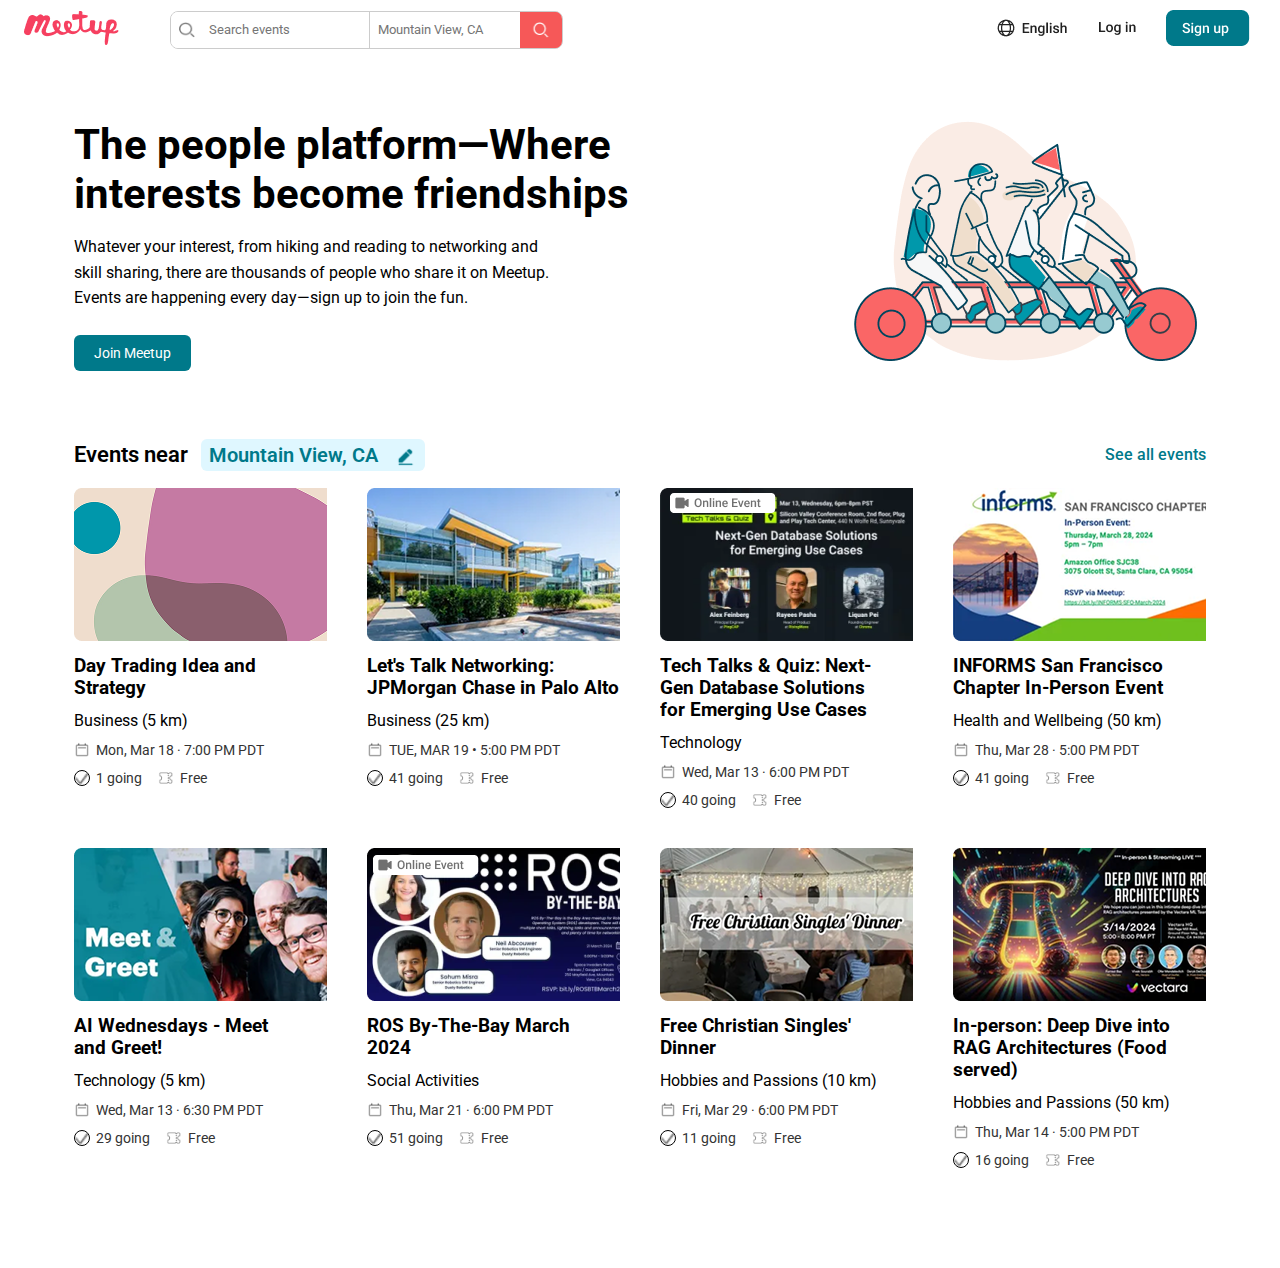
<file: index.html>
<!DOCTYPE html>
<html lang="de">

    <head>
        <meta charset="utf-8">
        <meta name="viewport" content="width=device-width, initial-scale=1.0">
    <title>Meetup</title>
        <link rel="stylesheet" type="text/css" href="styles/style.css">
        <link href="https://fonts.googleapis.com/css2?family=Roboto&display=swap" rel="stylesheet">
    </head>

    <body>
        <header>
            <a href="index.html">
            <img src="img/Link - Meetup logo.png" alt="Meetup">
            </a>

             <div class="searchDiv">
                <div class="search-box">
                    <div class="input-with-icon">
                        <img src="img/Vector(5).png" alt="Suche" class="icon" />
                        <input type="search" placeholder="Search events" />
                    </div>
                        <input type="text" placeholder="Mountain View, CA" class="location-input" />
                        <button class="search-button">
                        <img src="img/Button - Search events(1).png" alt="Suchen" />
                        </button>
                </div>
            </div>
           
           <ul>
            <li><a href="#"><img src="img/Button.png" alt="Button"></a></li>
            <li><a href="#"><img src="img/Link → Log in.png" alt="Login"></a></li>
            <li><a href="#"><img src="img/Link.png" alt="Link"></a></li>
        </ul>
        </header>

        <main>
            <div class="joinMeetUp">
                <div class="textDiv">
                <h1>The people platform—Where interests become friendships</h1>
                <p>Whatever your interest, from hiking and reading to networking and skill sharing, 
                    there are thousands of people who share it on Meetup. 
                    Events are happening every day—sign up to join the fun.</p> 
                <button type="onclick">Join Meetup</button>
                </div>

                <div class="imgDiv">
                    <img src="img/irl_event.svg fill.png" alt="img">
                </div>
            </div>

        </main>


        <section class="event-grid-wrapper">
            <div class="event-header">
            <h2>Events near <span class="location">Mountain View, CA <img class="pen" src="img/Link → SVG.png"></span></h2>
            <a href="#" class="see-all">See all events</a>
            </div>

            <div class="event-grid">

                <div class="event">
                    <img src="img/Link(1).png" alt="Event 1" />
                <div class="event-content">
                    <h3>Day Trading Idea and <br> Strategy</h3>
                    <p class="category">Business (5 km)</p>

                <div class="info-row">
                    <img src="img/SVG(3).png" alt="Date" />
                    <span>Mon, Mar 18 · 7:00 PM PDT</span>
                </div>

                <div class="info-row">
                    <img class="vectorBorder" src="img/Vector(6).png" alt="Going" />
                    <span>1 going</span>
                    <img src="img/SVG(4).png" alt="Ticket" />
                    <span>Free</span>
                </div>
                </div>
                </div>


            <div class="event">
                    <img src="img/Link(2).png" alt="Event 2" />
                <div class="event-content">
                    <h3>Let's Talk Networking:<br>JPMorgan Chase in Palo Alto</h3>
                    <p class="category">Business (25 km)</p>

                <div class="info-row">
                    <img src="img/SVG(3).png" alt="Date" />
                    <span>TUE, MAR 19 • 5:00 PM PDT</span>
                </div>

                <div class="info-row">
                    <img class="vectorBorder" src="img/Vector(6).png" alt="Going" />
                    <span>41 going</span>
                    <img src="img/SVG(4).png" alt="Ticket" />
                    <span>Free</span>
                </div>
                </div>
                </div>


            <div class="event">
                    <img src="img/event_519446442.webp.png" alt="Event 3" />
                <div class="event-content">
                    <h3>Tech Talks & Quiz: Next-<br>Gen Database Solutions <br>for Emerging Use Cases</h3>
                    <p class="category">Technology</p>

                <div class="info-row">
                    <img src="img/SVG(3).png" alt="Date" />
                    <span>Wed, Mar 13 · 6:00 PM PDT</span>
                </div>

                <div class="info-row">
                    <img class="vectorBorder" src="img/Vector(6).png" alt="Going" />
                    <span>40 going</span>
                    <img src="img/SVG(4).png" alt="Ticket" />
                    <span>Free</span>
                </div>
                </div>
                </div>


            <div class="event">
                    <img src="img/event_519596732.webp.png" alt="Event 4" />
                <div class="event-content">
                    <h3>INFORMS San Francisco<br>Chapter In-Person Event</h3>
                    <p class="category">Health and Wellbeing (50 km)</p>

                <div class="info-row">
                    <img src="img/SVG(3).png" alt="Date" />
                    <span>Thu, Mar 28 · 5:00 PM PDT</span>
                </div>

                <div class="info-row">
                    <img class="vectorBorder" src="img/Vector(6).png" alt="Going" />
                    <span>41 going</span>
                    <img src="img/SVG(4).png" alt="Ticket" />
                    <span>Free</span>
                </div>
                </div>
                </div>


            <div class="event">
                    <img src="img/event_518548420.webp.png" alt="Event 5" />
                <div class="event-content">
                    <h3>AI Wednesdays - Meet<br>and Greet!</h3>
                    <p class="category">Technology (5 km)</p>

                <div class="info-row">
                    <img src="img/SVG(3).png" alt="Date" />
                    <span>Wed, Mar 13 · 6:30 PM PDT</span>
                </div>

                <div class="info-row">
                    <img class="vectorBorder" src="img/Vector(6).png" alt="Going" />
                    <span>29 going</span>
                    <img src="img/SVG(4).png" alt="Ticket" />
                    <span>Free</span>
                </div>
                </div>
                </div>


            <div class="event">
                    <img src="img/Link(3).png" alt="Event 6" />
                <div class="event-content">
                    <h3>ROS By-The-Bay March<br>2024</h3>
                    <p class="category">Social Activities</p>

                <div class="info-row">
                    <img src="img/SVG(3).png" alt="Date" />
                    <span>Thu, Mar 21 · 6:00 PM PDT</span>
                </div>

                <div class="info-row">
                    <img class="vectorBorder" src="img/Vector(6).png" alt="Going" />
                    <span>51 going</span>
                    <img src="img/SVG(4).png" alt="Ticket" />
                    <span>Free</span>
                </div>
                </div>
                </div>


            <div class="event">
                    <img src="img/Link(4).png" alt="Event 7" />
                <div class="event-content">
                    <h3>Free Christian Singles'<br>Dinner</h3>
                    <p class="category">Hobbies and Passions (10 km)</p>

                <div class="info-row">
                    <img src="img/SVG(3).png" alt="Date" />
                    <span>Fri, Mar 29 · 6:00 PM PDT</span>
                </div>

                <div class="info-row">
                    <img class="vectorBorder" src="img/Vector(6).png" alt="Going" />
                    <span>11 going</span>
                    <img src="img/SVG(4).png" alt="Ticket" />
                    <span>Free</span>
                </div>
                </div>
                </div>


            <div class="event">
                    <img src="img/event_519614558.webp.png" alt="Event 8" />
                <div class="event-content">
                    <h3>In-person: Deep Dive into<br>RAG Architectures (Food <br>served)</h3>
                    <p class="category">Hobbies and Passions (50 km)</p>

                <div class="info-row">
                    <img src="img/SVG(3).png" alt="Date" />
                    <span>Thu, Mar 14 · 5:00 PM PDT</span>
                </div>

                <div class="info-row">
                    <img class="vectorBorder" src="img/Vector(6).png" alt="Going" />
                    <span>16 going</span>
                    <img src="img/SVG(4).png" alt="Ticket" />
                    <span>Free</span>
                </div>
                </div>
                </div>




           


        </section>

        
        <script src="scripts/script.js"></script>
    </body>

</html>
</file>
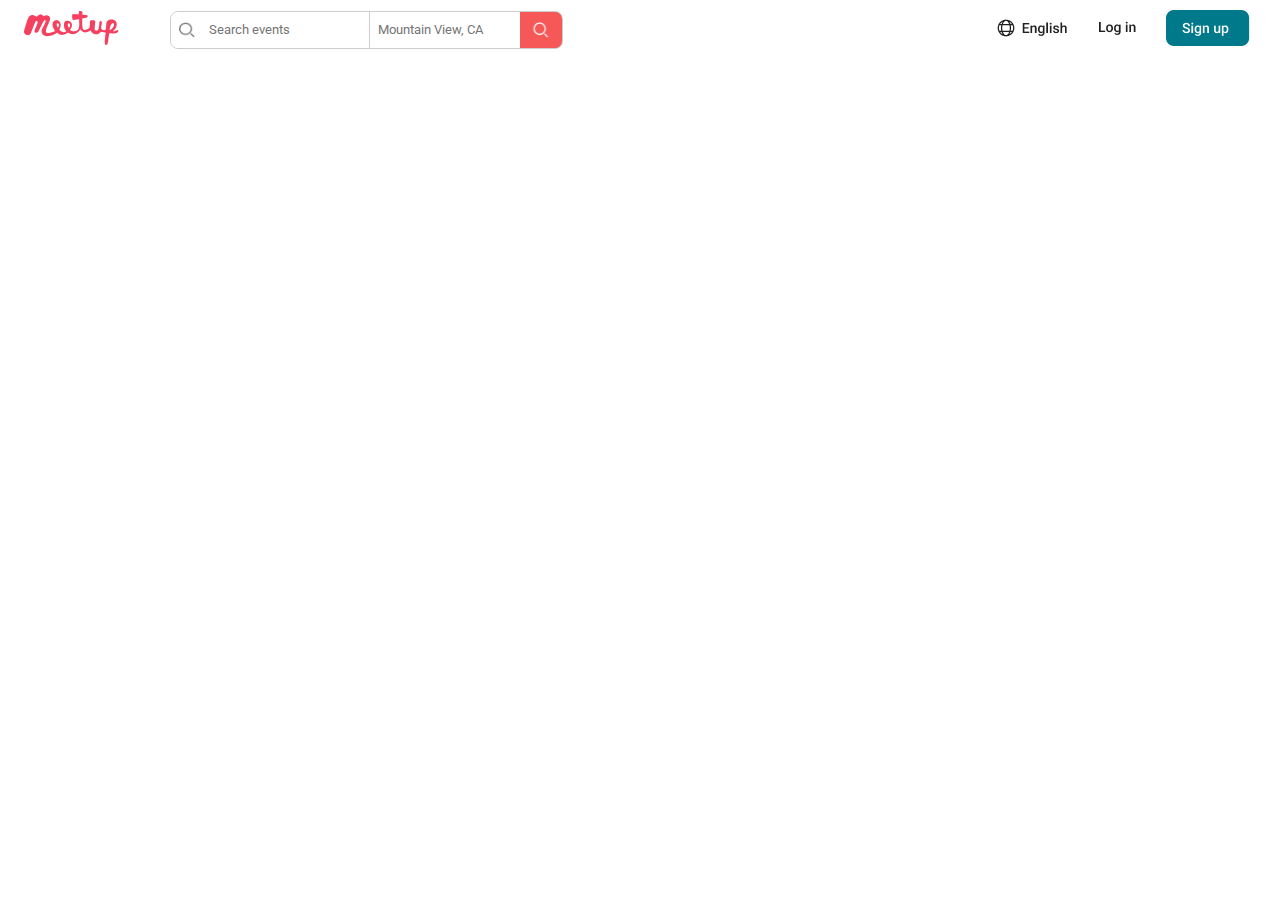
<file: events.html>
<!DOCTYPE html>
<html lang="de">

    <head>
        <meta charset="utf-8">
        <meta name="viewport" content="width=device-width, initial-scale=1.0">
    <title>Meetup</title>
        <link rel="stylesheet" type="text/css" href="styles/style.css">
        <link href="https://fonts.googleapis.com/css2?family=Roboto&display=swap" rel="stylesheet">
    </head>

    <body>
        <header>
            <a href="index.html">
            <img src="img/Link - Meetup logo.png" alt="Meetup">
            </a>

             <div class="searchDiv">
                <div class="search-box">
                    <div class="input-with-icon">
                        <img src="img/Vector(5).png" alt="Suche" class="icon" />
                        <input type="search" placeholder="Search events" />
                    </div>
                        <input type="text" placeholder="Mountain View, CA" class="location-input" />
                        <button class="search-button">
                        <img src="img/Button - Search events(1).png" alt="Suchen" />
                        </button>
                </div>
            </div>
           
           <ul>
            <li><a href="#"><img src="img/Button.png" alt="Button"></a></li>
            <li><a href="#"><img src="img/Link → Log in.png" alt="Login"></a></li>
            <li><a href="#"><img src="img/Link.png" alt="Link"></a></li>
        </ul>
        </header>






 <script src="scripts/script.js"></script>
    </body>

</html>
</file>
<file: styles/style.css>
* {
  margin: 0;
  padding: 0;
  box-sizing: border-box;
  font-family: 'Roboto', sans-serif;
}

body {
  min-height: 100vh;
}

header {
  display: flex;
  justify-content: space-between;
  align-items: center;
  padding-right: 20px;
  max-width: 1920px;
  margin-top: 10px;
  margin-right: 10px;
}

ul {
  display: flex;
  justify-content: end;
  align-items: center;
  gap: 30px;
  list-style: none;
}

ul li {
  display: flex;
  align-items: center;
  font-size: 14px;
}

ul li a img {
  font-size: 14px;
}

.searchDiv {
  display: flex;
  margin: 0 20px;
  border-radius: 8px;
  position: absolute;
  left: 150px;
  top: auto !important;
}

.search-box {
  display: flex;
  border: 1px solid #ccc;
  border-radius: 8px;
  overflow: hidden;
  height: 38px;
}

.input-with-icon {
  display: flex;
  align-items: center;
  background-color: white;
  padding: 0 8px;
  border-right: 1px solid #ccc;
}

.input-with-icon .icon {
  height: 16px;
  width: 16px;
  margin-right: 6px;
}

#location-ca {
  font-weight: bold;
}

#location-ca::placeholder {
  color: #000;
  opacity: 1;
}

.input-with-icon input {
  border: none;
  outline: none;
  padding: 8px;
  width: 160px;
}

.location-input {
  border: none;
  outline: none;
  padding: 8px;
  width: 150px;
}

.search-button {
  background-color: #f65858;
  border: none;
  padding: 0;
  display: flex;
  align-items: center;
  justify-content: space-between;
  cursor: pointer;
}

.search-button img {
  height: 42px;
  width: 42px;
}





.joinMeetUp {
  max-width: 1196px;
  margin: 60px auto;
  display: flex;
  justify-content: space-between;
  align-items: center;
  gap: 40px;
  padding: 0 32px;
}

.textDiv h1 {
  font-size: 42px;
  font-weight: 700;
  margin-bottom: 16px;
}

.textDiv p {
  font-size: 16px;
  line-height: 1.6;
  margin-bottom: 24px;
  max-width: 480px;
}

.textDiv button {
  background-color: #00798a;
  color: white;
  border: none;
  padding: 10px 20px;
  font-size: 14px;
  border-radius: 6px;
  cursor: pointer;
}





.event-grid {
  display: grid;
  grid-template-columns: repeat(4, 1fr);
  gap: 40px;
}

.event {
  background-color: #fff;
  border: none;
  padding: 0;
  overflow: hidden;
  font-family: 'Roboto', sans-serif;
}



.event-content {
  padding-top: 10px;
  text-align: left;
}

.event-grid-wrapper {
  max-width: 1196px;
  margin: 0 auto;
  padding: 0 32px;
  margin-bottom: 100px;
}


.location {
  background-color: #dff7ff;
  padding: 4px 8px;
  border-radius: 6px;
  font-size: 14px;
  margin-left: 8px;
}

.pen {
  vertical-align: middle;
  margin-left: 12px;
  position: relative;
  width: 22px;
  height: 22px;
}

.location {
  color: #00798A;
  font-size: 20px;
}

section > h2 {
  font-size: 28px;
}

.event-header {
  display: flex;
  justify-content: space-between;
  align-items: center;
  margin-bottom: 20px;
  flex-wrap: wrap;
}

.event-header h2 {
  font-size: 22px;
  font-weight: 600;
  margin: 0;
}

.see-all {
  font-size: 16px;
  color: #00798A;
  text-decoration: none;
  font-weight: 500;
}

.see-all:hover {
  text-decoration: underline;
}

.info-row {
  display: flex;
  align-items: center;
  gap: 6px;
  font-size: 14px;
  color: #333;
  margin-top: 6px;
}

.info-row img {
  width: 16px;
  height: 16px;
}

.event-content h3,
.event-content .category,
.event-content .info-row {
  margin-bottom: 12px;
}

.event-content .info-row:last-child {
  margin-bottom: 0;
}

.vectorBorder {
  border:1px solid black; 
  border-radius:50%;
}

.info-row span + img {
  margin-left: 10px;
}





.onlineEvents {
  max-width: 1196px;
  margin: 0 auto;
  padding: 0 32px;
  margin-bottom: 100px;
}

.onlineEvent-grid {
  display: grid;
  grid-template-columns: repeat(4, 1fr);
  gap: 40px;
}

.onlineEvents-header {
  display: flex;
  justify-content: space-between;
  align-items: center;
  margin-bottom: 20px;
  flex-wrap: wrap;
}

.onlineEvent {
  background-color: #fff;
  border: none;
  padding: 0;
  overflow: hidden;
  font-family: 'Roboto', sans-serif;
}





.signUp {
  max-width: 1196px;
  margin: 0 auto;
  padding: 40px;
  margin-bottom: 100px;
  background-color: #eef9fb;
  display: flex;
  justify-content: space-around;
  align-items:center;
  gap:80px
}

.joinContent {
  display: flex;
  flex-direction: column;
  text-align: left;
}

.signUp-btn {
  background-color: #E32359;
  color: white;
  border: none;
  padding: 12px 24px;
  font-size: 16px;
  border-radius: 8px;
  cursor: pointer;
  width: 12rem;
  margin-top: 16px;
}

.signUp-btn:hover {
  background-color: #ec0505;
}

.joinContent h2 {
  font-size: 32px;
  margin-bottom: 16px;
}

.joinContent p {
  font-size: 16px;
  line-height: 1.6;
  max-width: 650px;
}





.exploreCategories {
  max-width: 1196px;
  margin: 0 auto;
  padding: 0;
  margin-bottom: 100px;
}

.group-grid {
  display: flex;
  flex-wrap: wrap;
  gap: 16px;
}

.group {
  background-color: #eef9fb;
  padding: 24px 20px;
  border-radius: 12px;
  display: flex;
  flex-direction: column;
  align-items: center;
  width: 135px;
  height: 112px;
  text-align: center;
  transition: background-color 0.2s ease-in-out;
  cursor: pointer;
}

.group img {
  width: 20px;
  height: 20px;
  margin-bottom: 12px;
}

.exploreCategories h2 {
  font-size: 28px;
  font-weight: 600;
  margin-bottom: 24px;
}

.category span {
  font-size: 16px;
  font-weight: 500;
  color: #111;
}





.popularCities {
  max-width: 1196px;
  margin: 0 auto 100px;
  padding: 0px;
}

.popularCities h2 {
  font-size: 28px;
  margin-bottom: 8px;
}

.popularCities .subtitle {
  color: #555;
  margin-bottom: 24px;
}

.city-grid {
  display: grid;
  grid-template-columns: repeat(auto-fit, minmax(120px, 1fr));
  gap: 24px;
  text-align: center;
}

.city img {
  width: 100%;
  border-radius: 50%;
  object-fit: cover;
  max-width: 205px;
  height: 205px;
}

.city p {
  margin-top: 8px;
  font-weight: bold;
}





.howMeetupWorks {
  max-width: 1196px;
  margin: 0 auto 80px;
  padding: 0px;
}

.howMeetupWorks h2 {
  font-size: 28px;
  font-weight: 600;
  margin-bottom: 24px;
}

.how-grid {
  display: flex;
  gap: 30px;
  flex-wrap: wrap;
}

.how-box {
  background-color: #f0f9f9;
  border-radius: 12px;
  padding: 30px;
  flex: 1;
  min-width: 320px;
  display: flex;
  align-items: flex-start;
  gap: 20px;
}

.how-icon {
  width: 40px;
  height: 40px;
  flex-shrink: 0;
  margin-top: 4px;
}

.how-text {
  display: flex;
  flex-direction: column;
}

.how-text h3 {
  font-size: 20px;
  font-weight: 600;
  margin: 0 0 4px 0;
  color: #000;
  margin-bottom: 20px;
}

.how-text p {
  font-size: 16px;
  color: #111;
  margin-right: 100px;
  margin-bottom: 20px;
}

.how-text a {
  font-size: 16px;
  font-weight: 500;
  color: #00798a;
  text-decoration: none;
}

.how-text a:hover {
  text-decoration: underline;
}





.friendshipSection {
  max-width: 1196px;
  margin: 0 auto 100px;
  padding: 0px;
}

.friendshipSection h2 {
  font-size: 28px;
  margin-bottom: 8px;
}

.friendshipSection .subtitle {
  font-size: 16px;
  color: #555;
  margin-bottom: 24px;
}

.friendship-grid {
  display: grid;
  grid-template-columns: repeat(3, 1fr);
  gap: 24px;
}

.friend-card {
  background: #fff;
  display: flex;
  flex-direction: column;
}

.friend-card img {
  width: 100%;
  border-radius: 6px;
  margin-bottom: 12px;
}

.friend-card h3 {
  font-size: 18px;
  width: 20rem;
  margin-bottom: 8px;
  margin-top: 10px;
}

.friend-card p {
  font-size: 16px;
  color: #333;
  margin-bottom: 12px;
  width: 22rem;
}

.friend-card a {
  font-size: 16px;
  color: #00798a;
  font-weight: 500;
  text-decoration: none;
}

.friend-card a:hover {
  text-decoration: underline;
}





.footer {
  max-width: 1920px;
  background-color: #1d1e1f;
  color: white;
  height: auto;
  padding-bottom: 50px;
  display: flex;
  justify-content: center;
  align-items:center;
  flex-direction: column;
  margin: 0auto;
}

.footer-div {
  width: 1120px;
  display: flex;
  margin: 0 auto;
  flex-direction: column;
  padding-top: 30px;
  
}

.footer-start {
  width: 100%;
  display: flex;
  gap: 50px;
  align-items: center;
  text-align: left;
}

.footer-start p {
  font-size: 16px;
  margin: 0;
}

.footer-start button {
  background: #1d1e1f;
  color: white;
  padding: 8px 16px;
  font-weight: bold;
  border: 2px solid white;
  border-radius: 4px;
  cursor: pointer;
}

.footer-line {
  border: none;
  border-top: 1px solid #444;
  width: 100%;
  margin: 32px 0;
}

.footer-columns {
  width: 75%;
  display: flex;
  justify-content: space-between;
  text-align: left;
  margin-bottom: 40px;
}

.footer-column h4 {
  font-size: 16px;
  margin-bottom: 12px;
}

.footer-column {
  text-align: left;
  width: 1220px;
  padding-right: 100px;
  display: block;
}

.footer-column ul {
  list-style: none;
  padding: 0;
  flex-direction: column;
  align-items: flex-start;
  display: flex;
  gap: 10px;
}

.footer-column ul li {
  margin-bottom: 8px;
  font-size: 14px;
}

.footer-column ul li a {
  color: #ccc;
  text-decoration: none;
}

.footer-column ul li a:hover {
  text-decoration: underline;
}

.footer-bottom {
  display: flex;
  justify-content: space-between;
  align-items: center;
  width: 100%;
  max-width: 1120px;
  margin: 0 auto;
  padding-bottom: 32px;
}

.follow-div {
  display: flex;
  align-items: flex-start;
  gap: 20px;
  flex-direction: column;
}

.follow-div p {
  margin: 0;
  font-size: 14px;
  color: white;
}

.social-icons {
  display: flex;
  gap: 30px;
}

.social-icons img {
  width: 28px;
  height: 28px;
  vertical-align: start;
}

.footer-apps {
  margin-top: 50px;
  display: flex;
  gap: 12px;
}

.footer-apps img {
  height: 40px;
  width: 140px;
}

.footer-end {
  width: 75%;
  padding-top: 16px;
  display: flex;
  gap: 20px;
  flex-wrap: wrap;
  font-size: 14px;
  color: #aaa;
}

.footer-end ul {
  list-style: none;
  display: flex;
  gap: 20px;
  margin: 0;
  padding: 0;
}

.footer a {
  color: #ccc;
  text-decoration: none;
}

.footer a:hover {
  text-decoration: underline;
}







.event-search {
  max-width: 1196px;
  margin: 40px auto;
  padding: 0 16px;
}

.event-div {
  display: flex;
  gap: 40px;
}

.search-bar-section {
  flex: 2;
  
}

.map-sidebar {
  flex: 1;
  margin-top: 52px;
  margin-left: 100px;
}

.map-label {
  font-size: 12px;
  color: #666;
  margin-bottom: 4px;
}

.map-sidebar span {
  color: #000;
  font-size: 20px;
  font-weight: bold;
}

.map-box {
  padding: 6px;
  border-radius: 10px;
  text-align: center;
  position: relative;
  display: inline-block;
}

.map-box img {
  max-width: 100%;
  border-radius: 6px;
}

.map-button {
  position: absolute;
  top: 50%;
  left: 50%;
  transform: translate(-50%, -50%);
  color: white;
  padding: 10px 16px;
  border: none;
  border-radius: 4px;
  cursor: pointer;
  font-size: 14px;
  margin-top: 8px;
  padding: 6px 12px;
  border: 1px solid #00798a;
  background: white;
  color: #00798a;
  font-weight: 500;
  border-radius: 4px;
  cursor: pointer;
}

.map-icon {
  width: 18px;
  height: 18px;
  margin-left: 10px;
}

.search-bar-section h2 {
  font-size: 24px;
  margin-bottom: 12px;
}

.filter-tabs {
  margin-bottom: 10px;
}

.active-tab {
  color: #00798a;
  font-weight: bold;
  border-bottom: 2px solid #00798a;
  text-decoration: none;
  display: inline-block;
  margin-bottom: 10px;
}

.filter-dropdowns {
  display: flex;
  gap: 12px;
  flex-wrap: wrap;
  margin-bottom: 24px;
}

.filter-dropdowns select {
  padding: 8px 12px;
  border-radius: 20px;
  border: 1px solid #ccc;
  background-color: #f7f7f7;
  font-size: 14px;
}

.event-img {
  width: 100px;
  height: 80px;
  object-fit: cover;
  border-radius: 6px;
}

.event-details {
  flex-grow: 1;
}

.event-title {
  font-size: 16px;
  margin: 4px 0;
  font-weight: bold;
  margin-bottom: 10px;
}

.event-meta {
  color: #555;
  font-size: 13px;
}

.event-attendees {
  font-size: 13px;
  color: #777;
  margin-top: 30px;
}

.event-date {
  font-size: 12px;
  color: #888;
  text-transform: uppercase;
}

.event-item {
  margin-bottom: 24px;
}

.event-card {
  padding-top: 16px;
  margin-top: 16px;
  border-top: 1px solid #e0e0e0;
  display: flex;
  align-items: flex-start;
  gap: 16px; 
  max-width: 100%
}

.event-card .event-img {
  flex-shrink: 0;
  width: 150px;
  height: auto;
  border-radius: 6px;
  object-fit: cover;
}

.event-card .event-details {
  display: flex;
  flex-direction: column;
  justify-content: center;
}






@media (max-width: 600px) {
  header {
    display: flex;
    flex-direction: column;
    align-items: flex-start;
    padding: 10px;
  }

  header > a {
    order: 1;
    margin-bottom: 10px;
  }

  header ul {
    order: 2;
    display: flex;
    justify-content: flex-end;
    align-items: center;
    gap: 16px;
    width: 100%;
    margin-bottom: 10px;
  }

  .searchDiv {
    order: 3;
    width: 100%;
    margin: 0;
    position: static;
  }

  .search-box {
    display: flex;
    width: 100%;
    height: 40px;
    border: 1px solid #ccc;
    border-radius: 8px;
    overflow: hidden;
  }

  .input-with-icon {
    flex: 1;
    display: flex;
    align-items: center;
    padding: 0 8px;
    border-right: 1px solid #ccc;
  }

  .input-with-icon input {
    flex: 1;
    border: none;
    outline: none;
    font-size: 16px;
  }

  .location-input {
    display: none;
  }

  .search-button {
    width: 48px;
    display: flex;
    align-items: center;
    justify-content: center;
    background-color: #f65858;
  }

  .search-button img {
    width: 24px;
    height: 24px;
  }

  .event-grid {
    display: flex;
    flex-direction: column;
    gap: 16px;
    width: 100%;
    padding: 0 16px;
  }

  .event {
    border-top: 1px solid gray;
    display: flex;
    align-items: flex-start;
    gap: 12px;
    background: white;
    padding-top: 10px;
    overflow: hidden;
  }

  .event img {
    flex-shrink: 0;
    width: 100px;
    height: auto;
    object-fit: cover;
  }

  .event-content {
    flex: 1;
  }

  .event-content h3 {
    font-size: 12px;
    line-height: 1.3;
    margin-bottom: 6px;
  }

  .event-content .category {
    font-size: 10px;
    margin-bottom: 6px;
    color: #555;
  }

  .info-row {
    display: flex;
    align-items: center;
    font-size: 12px;
    margin-bottom: 4px;
  }
  .info-row img {
    width: 14px;
    height: 14px;
    margin-right: 4px;
  }
  .info-row span {
    margin-right: 12px;
  }

  .event-header {
    display: flex;
    justify-content: space-between;
    align-items: center;
    padding: 0 10px;
    margin-bottom: 12px;
    font-size: 10px;
  }
  .event-header h2 span {
    font-size: 14px;
  }
  .event-header .see-all {
    display: none;
  }

  .event-header .see-all,
  .onlineEvents-header .see-all {
    display: none;
  }

  .onlineEvent-grid {
    display: flex;
    flex-direction: column;
    gap: 16px;
    width: 100%;
    padding: 0 16px;
  }

  .onlineEvent {
    border-top: 1px solid gray;
    padding-top: 10px;
    display: flex;
    align-items: flex-start;
    gap: 12px;
    background: white;
    overflow: hidden;
  }

  .onlineEvent img {
    flex-shrink: 0;
    width: 100px;
    height: auto;
    object-fit: cover;
  }

  .onlineEvent .event-content {
    flex: 1;
  }

  .onlineEvent .event-content h3 {
    font-size: 16px;
    line-height: 1.3;
    margin-bottom: 6px;
  }

  .onlineEvent .event-content .category {
    font-size: 12px;
    margin-bottom: 6px;
    color: #555;
  }

  .onlineEvent .info-row {
    display: flex;
    align-items: center;
    font-size: 12px;
    margin-bottom: 4px;
  }
  .onlineEvent .info-row img {
    width: 14px;
    height: 14px;
    margin-right: 4px;
  }
  .onlineEvent .info-row span {
    margin-right: 12px;
  }

  .onlineEvents-header {
    display: flex;
    justify-content: space-between;
    align-items: center;
    padding: 0 16px;
    margin-bottom: 12px;
  }
  .onlineEvents-header h2 {
    font-size: 18px;
  }

  .signUp {
    display: flex;
    flex-direction: column;
    align-items: center;
    padding: 24px 16px;
    background-color: #eef9fb;
    text-align: center;
  }

  .joinContent h2 {
    font-size: 20px;
    margin-bottom: 16px;
  }

  .joinImage img {
    width: 100%;
    max-width: 300px;
    height: auto;
    margin-bottom: 16px;
  }

  .joinContent p {
    font-size: 14px;
    line-height: 1.5;
    margin-bottom: 24px;
    max-width: 340px;
  }

  .sign-up-btn {
    display: block;
    width: 100%;
    max-width: 300px;
    padding: 12px 0;
    background-color: #ec2167;
    color: white;
    font-size: 16px;
    border: none;
    border-radius: 6px;
    cursor: pointer;
    margin-bottom: 32px;
  
  }

  .group-grid {
    display: grid;
    grid-template-columns: repeat(2, 1fr);
    gap: 12px;
    width: 100%;
    padding: 30px 16px 25px;
    margin-left: 16px;
  }

  .exploreCategories h2,
  .howMeetupWorks h2,
  .friendshipSection h2 {
    margin-left: 16px;
  }

  .group {
    background-color: #eef9fb;
    border-radius: 8px;
    padding: 16px 8px;
    display: flex;
    flex-direction: column;
    align-items: center;
    text-align: center;
  }

  .category-card img {
    width: 24px;
    height: 24px;
    margin-bottom: 8px;
  }

  .category-card h3 {
    font-size: 14px;
    line-height: 1.3;
    color: #111;
   
  }

  .popularCities,
  .how-grid {
    margin-left: 20px;
    margin-right: 10px;
  }

  .city img {
    width: 100%;
    height: auto;
  }

  .friendshipSection {
    max-width: 100%;
    padding: 0 16px;
    margin-bottom: 60px;
  }

  .friendship-grid {
    display: grid;
    grid-template-columns: 1fr;
    gap: 24px;
  }

  .friend-card {
    display: flex;
    flex-direction: column;
    width: 100%;
  }

  .friend-card img {
    width: 100%;
    height: auto;
    object-fit: cover;
    border-top-left-radius: 6px;
    border-top-right-radius: 6px;
    margin-bottom: 12px;
  }

  .friend-card h3,
  .friend-card p {
    width: 100%;
  }

  .friend-card a {
    margin-top: auto;
    margin-bottom: 8px;
  }

  .footer {
    padding: 24px 12px 16px;
  }

  .footer-div {
    max-width: 100%;
    padding: 0;
  }

  .footer-start {
    flex-direction: column;
    align-items: flex-start;
    gap: 16px;
    margin-bottom: 24px;
  }
  .footer-start button {
    align-self: flex-end;
  }

  .footer-line {
    margin-bottom: 24px;
  }

  .footer-columns {
    display: flex;
    justify-content: space-between;
    gap: 12px;
    margin-bottom: 24px;
  }
  .footer-column {
    flex: 1;
    min-width: 0;
    padding: 0;
  }

  .footer-bottom {
    flex-direction: column;
    align-items: flex-start;
    gap: 16px;
    margin-bottom: 24px;
  }
  .social-icons {
    justify-content: flex-start;
  }

  .footer-end {
    display: flex;
    flex-direction: column;
    align-items: flex-start;
    gap: 12px;
  }
  .footer-end ul {
    display: none;
  }

  .footer-end > img {
    margin-top: auto;
  }

  .map-sidebar {
    display: none;
  }

  .event-card .event-details {
    width: 100%;
  }
}













@media (max-width: 900px) {
  header {
    flex-wrap: wrap;
    justify-content: center;
  }

  .searchDiv {
    position: static;
    margin: 10px auto;
  }

  .joinMeetUp {
    flex-direction: column-reverse;
    text-align: center;
  }

  .textDiv h1 {
    font-size: 32px;
  }

  .imgDiv img {
    width: 80%;
    height: auto;
  }
  .footer {
    padding: 24px 12px 16px;
  }

  .footer-div {
    max-width: 100%;
    padding: 0;
  }

  .footer-start {
    flex-direction: column;
    align-items: flex-start;
    gap: 16px;
    margin-bottom: 24px;
  }
  .footer-start button {
    align-self: flex-end;
  }

  .footer-line {
    margin-bottom: 24px;
  }

  .footer-columns {
    display: flex;
    justify-content: space-between;
    gap: 12px;
    margin-bottom: 24px;
  }
  .footer-column {
    flex: 1;
    min-width: 0;
    padding: 0;
  }

  .footer-bottom {
    flex-direction: column;
    align-items: flex-start;
    gap: 16px;
    margin-bottom: 24px;
  }
  .social-icons {
    justify-content: flex-start;
  }

  .footer-end {
    display: flex;
    flex-direction: column;
    align-items: flex-start;
    gap: 12px;
  }
  .footer-end ul {
    display: none;
  }

  .footer-end > img {
    margin-top: auto;
  }

  .friendshipSection {
    max-width: 100%;
    padding: 0 16px;
    margin-bottom: 60px;
  }

  .friendship-grid {
    display: grid;
    grid-template-columns: 1fr;
    gap: 24px;
  }

  .friend-card {
    display: flex;
    flex-direction: column;
    width: 100%;
  }

  .friend-card img {
    width: 100%;
    height: auto;
    object-fit: cover;
    border-top-left-radius: 6px;
    border-top-right-radius: 6px;
    margin-bottom: 12px;
  }

  .friend-card h3,
  .friend-card p {
    width: 100%;
  }

  .friend-card a {
    margin-top: auto;
    margin-bottom: 8px;
  }
}
</file>
